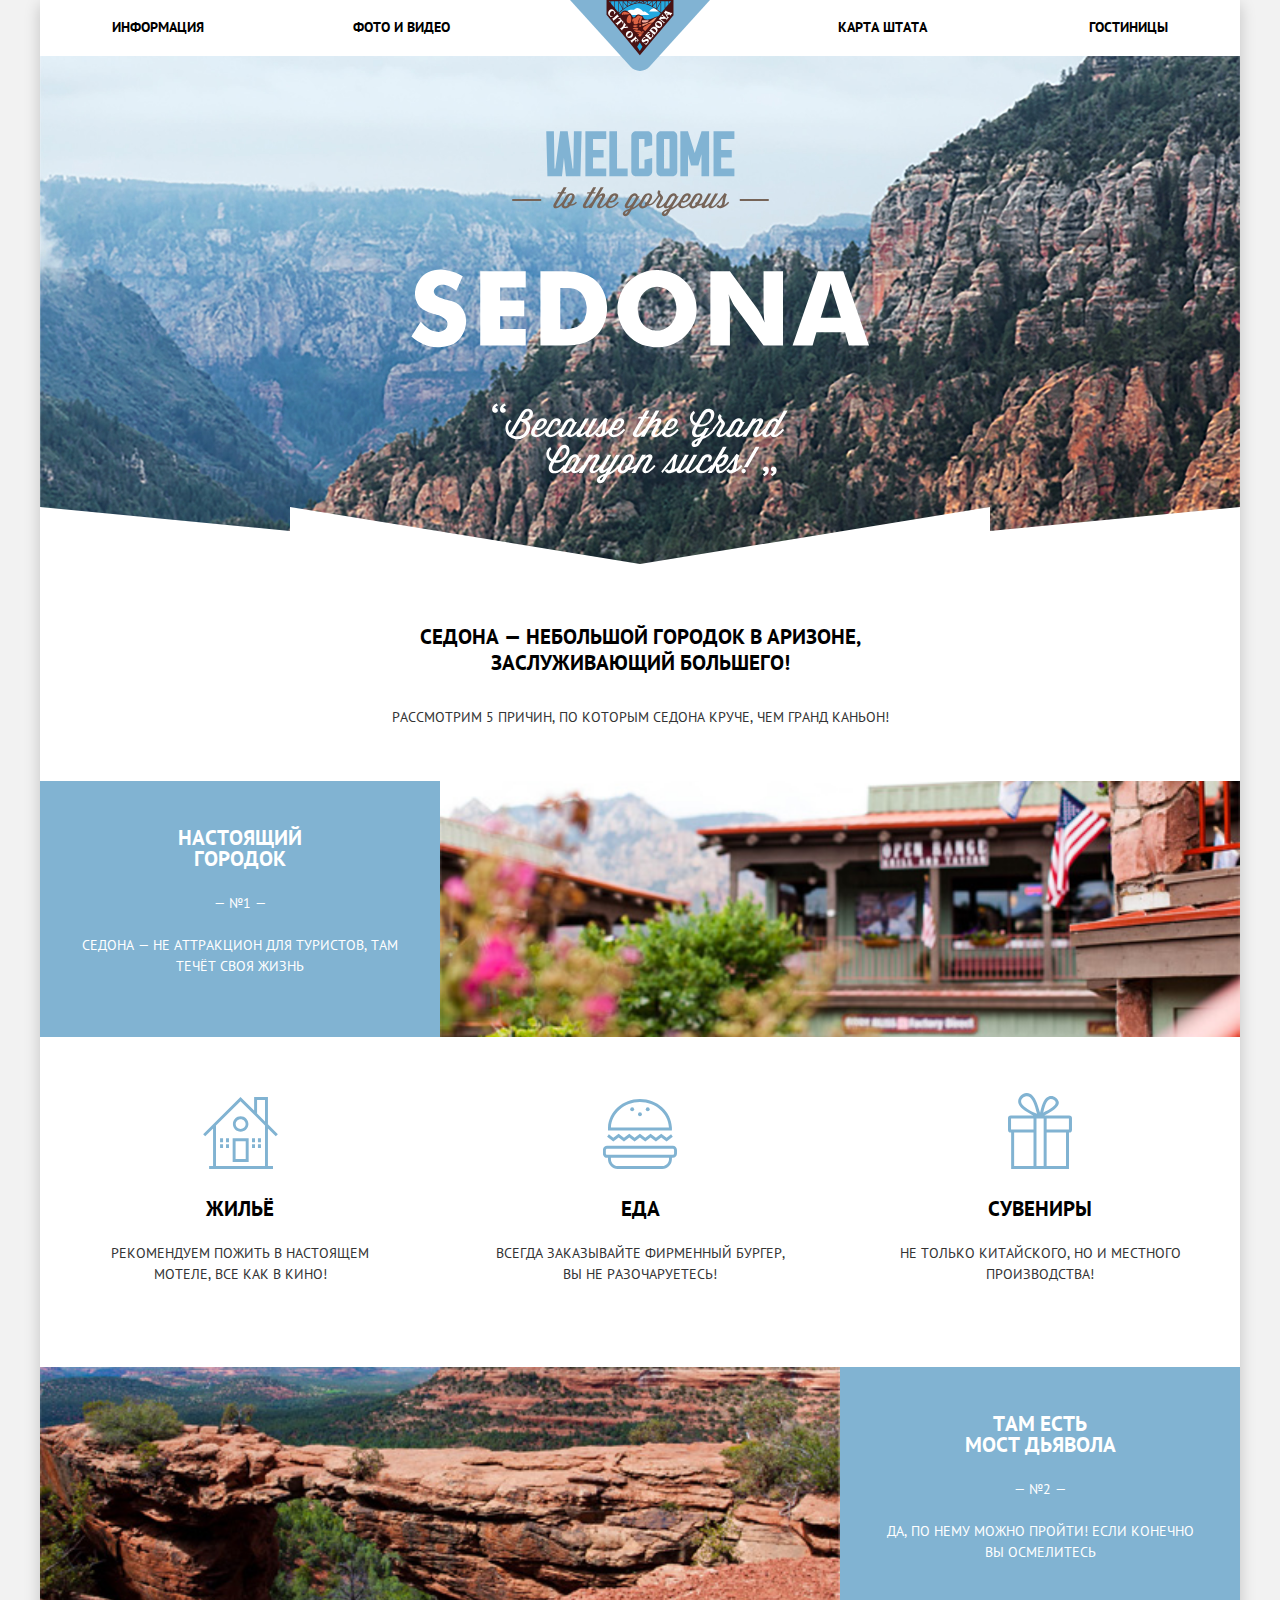
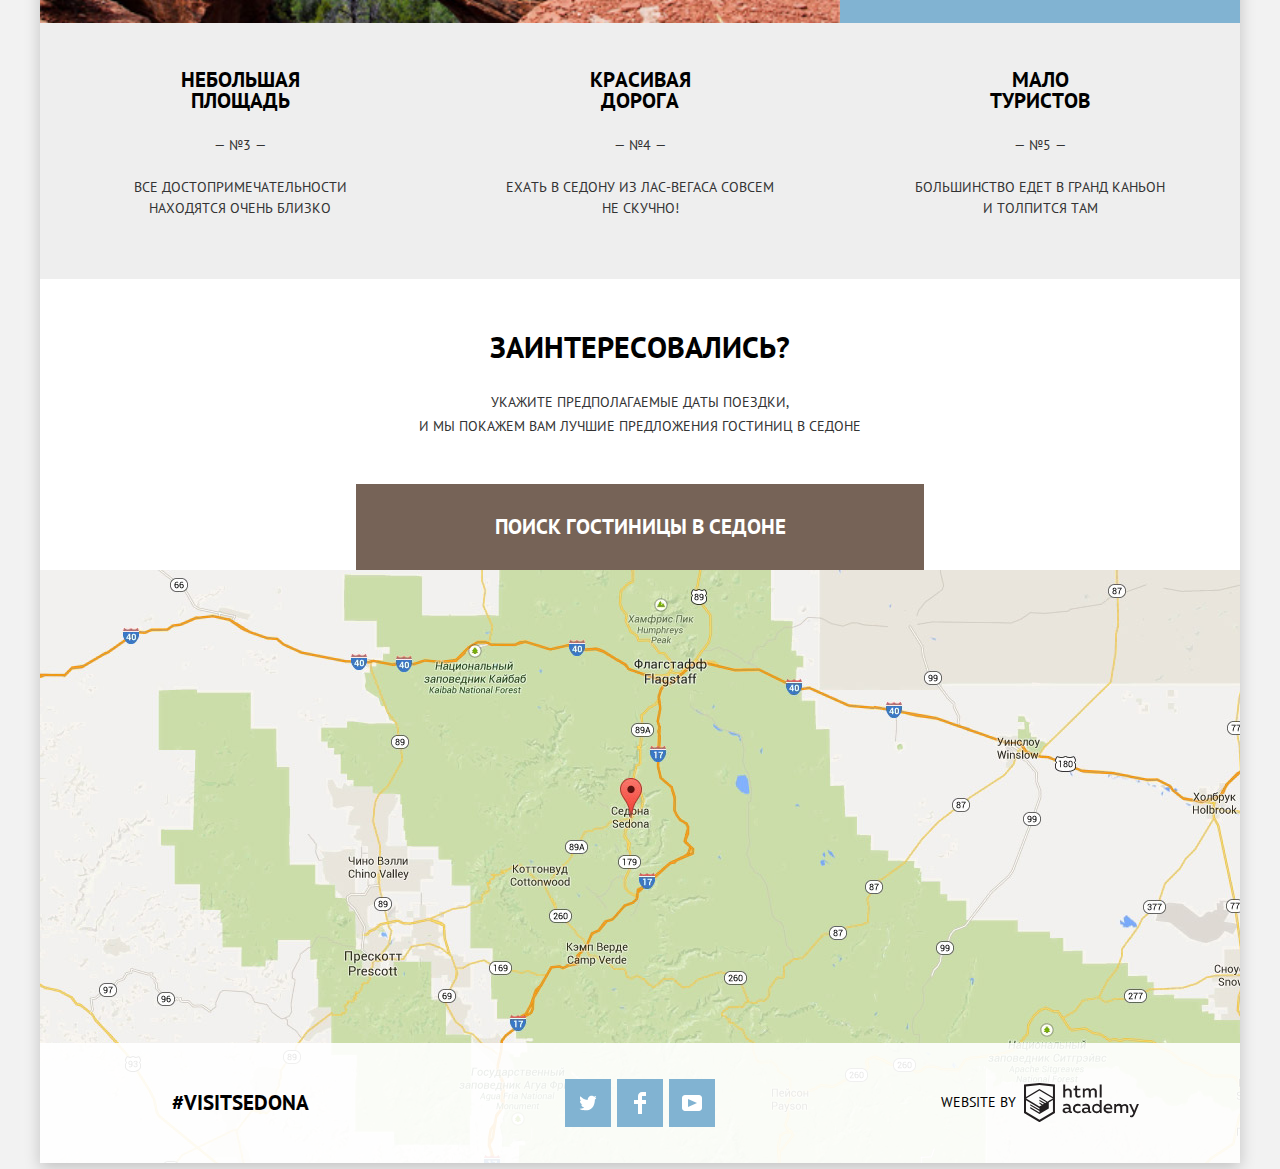
<file: index.html>
﻿<!DOCTYPE html>
<html lang="ru">
  <head>
    <meta charset="utf-8">
    <title>HTML Academy: Седона</title>
    <link href="https://fonts.googleapis.com/css?family=PT+Sans:400,700&amp;subset=cyrillic" rel="stylesheet">
    <link href="css/normalize.min.css" rel="stylesheet">
    <link href="css/style.min.css" rel="stylesheet">
  </head>
  <body>
    <div class="wrapper">
      <header class="header">
        <nav class="main-nav">
          <a class="main-nav__logo">
            <img src="img/logo.svg" width="140" height="71" alt="Седона - небольшой городок в Аризоне, заслуживающий большего!">
          </a>
          <ul class="main-nav__list">
            <li>
              <a class="main-nav__item" href="#">Информация</a>
            </li>
            <li>
              <a class="main-nav__item" href="#">Фото и видео</a>
            </li>
            <li>
              <a class="main-nav__item" href="#">Карта штата</a>
            </li>
            <li>
              <a class="main-nav__item" href="hotels.html">Гостиницы</a>
            </li>
          </ul>
        </nav>
      </header>
      <main class="container">
        <div class="mountain-view">
          <p class="visually-hidden">Welcome - to the gorgeous -</p>
          <p class="visually-hidden">Sedona</p>
          <p class="visually-hidden">"Because the Grand Canyon sucks!"</p>
          <svg class="polygon" viewBox="0 0 1200 57" preserveAspectRatio="none" width="100%" height="57"><path d="M0 57V0l250 24V0l350 57L950 0v24l250-24v57H0z" fill="#ffffff"/></svg>
        </div>
        <section class="features">
          <div class="features__intro">
            <p class="features__attention">Седона &mdash; небольшой городок в Аризоне, заслуживающий большего!</p>
            <p class="features__reasons">Рассмотрим 5 причин, по которым Седона круче, чем Гранд Каньон!</p>
          </div>
          <ol class="features__list">
            <li class="features__item  features__item--wide">
              <div class="features__wrapper">
                <div class="features__item-about">
                  <h3 class="features__item-header">Настоящий<br>городок</h3>
                  <p class="features__item-number">&mdash; №1 &mdash;</p>
                  <p class="features__item-details">Седона &mdash; не аттракцион для туристов, там течёт своя жизнь</p>
                </div>
                <figure class="features__picture">
                  <img src="img/little-town.jpg" width="800" height="256" alt="Настоящий городок">
                </figure>
              </div>
              <ul class="recommendations">
                <li class="recommendations__item"> 
                  <div class="recommendations__about recommendations__about--houses">
                    <h3 class="features__item-header">Жильё</h3>
                    <p class="features__item-details">Рекомендуем пожить в настоящем мотеле, все как в кино!</p>
                  </div>
                </li>
                <li class="recommendations__item">
                  <div class="recommendations__about recommendations__about--food">
                    <h3 class="features__item-header">Еда</h3>
                    <p class="features__item-details">Всегда заказывайте фирменный бургер, вы не разочаруетесь!</p>
                  </div>
                </li>
                <li class="recommendations__item">
                  <div class="recommendations__about recommendations__about--souvenirs">
                    <h3 class="features__item-header">Сувениры</h3>
                    <p class="features__item-details">Не только китайского, но и местного производства!</p>
                  </div>
                </li>
              </ul>
            </li>
            <li class="features__item  features__item--wide">
              <div class="features__wrapper">
                <div class="features__item-about reverse-order">
                  <h3 class="features__item-header features__item-header--wide">Там есть<br>мост дьявола</h3>
                  <p class="features__item-number">&mdash; №2 &mdash;</p>
                  <p class="features__item-details">Да, по нему можно пройти! Если конечно вы осмелитесь</p>
                </div>
                <figure class="features__picture">
                  <img src="img/devil-bridge.jpg" width="800" height="256" alt="Там есть мост дьявола">
                </figure>
              </div>
            </li>
            <li class="features__item">
              <div class="features__item-about">
                <h3 class="features__item-header">Небольшая<br>площадь</h3>
                <p class="features__item-number">&mdash; №3 &mdash;</p>
                <p class="features__item-details">Все достопримечательности находятся очень близко</p>
              </div>
            </li>
            <li class="features__item">
              <div class="features__item-about">
                <h3 class="features__item-header">Красивая<br>дорога</h3>
                <p class="features__item-number">&mdash; №4 &mdash;</p>
                <p class="features__item-details">Ехать в Седону из Лас-Вегаса совсем не скучно!</p>
              </div>
            </li>
            <li class="features__item">
              <div class="features__item-about">
                <h3 class="features__item-header">Мало<br>туристов</h3>
                <p class="features__item-number">&mdash; №5 &mdash;</p>
                <p class="features__item-details">Большинство едет в Гранд Каньон и толпится там</p>
              </div>
            </li>   
          </ol>
        </section>
        <section class="search-offer">
          <h2 class="visually-hidden">Лучшие предложения гостиниц!</h2>
          <p class="search-offer__interest">Заинтересовались?</p>
          <p class="search-offer__question">Укажите предполагаемые даты поездки,<br>и мы покажем вам лучшие предложения гостиниц в Седоне</p>
          <a class="btn search-btn" href="form.html" id="hotel-search">Поиск гостиницы в Седоне</a>
          <form class="search__form" action="https://echo.htmlacademy.ru" method="post">
            <div class="search__date">
              <label class="search__arrival" for="arrival">Дата заезда:</label>
              <p class="search__arrival-input">
                <input type="text" id="arrival" name="arrival-field" value="24 апреля 2017">
                <button class="search__calendar-btn" type="button" aria-label="Календарь">
                  <svg x="0px" y="0px" width="21px" height="22px" viewBox="0 0 21 22" enable-background="new 0 0 21 22" xml:space="preserve">
                    <path d="M19.251,2.025h-2.845V0.648c0-0.381-0.294-0.689-0.656-0.689c-0.363,0-0.656,0.308-0.656,0.689v1.377h-3.938V0.648
                      c0-0.381-0.294-0.689-0.655-0.689c-0.363,0-0.657,0.308-0.657,0.689v1.377H5.906V0.648c0-0.381-0.294-0.689-0.656-0.689
                      c-0.363,0-0.657,0.308-0.657,0.689v1.377H1.75C0.784,2.025,0,2.847,0,3.862v16.302C0,21.179,0.784,22,1.75,22h17.501
                      C20.217,22,21,21.179,21,20.164V3.862C21,2.847,20.217,2.025,19.251,2.025z M19.688,20.164c0,0.253-0.195,0.459-0.437,0.459H1.75
                      c-0.241,0-0.438-0.206-0.438-0.459V3.862c0-0.253,0.196-0.459,0.438-0.459h2.844v1.378c0,0.381,0.294,0.689,0.657,0.689
                      c0.362,0,0.656-0.308,0.656-0.689V3.403h3.938v1.378c0,0.381,0.294,0.689,0.657,0.689c0.361,0,0.655-0.308,0.655-0.689V3.403h3.938
                      v1.378c0,0.381,0.293,0.689,0.656,0.689c0.362,0,0.656-0.308,0.656-0.689V3.403h2.845c0.241,0,0.437,0.206,0.437,0.459V20.164z"/>
                    <rect x="4.594" y="8.225" width="2.625" height="2.066"/>
                    <rect x="4.594" y="11.668" width="2.625" height="2.067"/>
                    <rect x="4.594" y="15.112" width="2.625" height="2.066"/>
                    <rect x="9.188" y="15.112" width="2.625" height="2.066"/>
                    <rect x="9.188" y="11.668" width="2.625" height="2.067"/>
                    <rect x="9.188" y="8.225" width="2.625" height="2.066"/>
                    <rect x="13.781" y="15.112" width="2.625" height="2.066"/>
                    <rect x="13.781" y="11.668" width="2.625" height="2.067"/>
                    <rect x="13.781" y="8.225" width="2.625" height="2.066"/>
                  </svg>
                </button>
              </p>  
            </div>
            <div class="search__date">
              <label class="search__leaving" for="leaving">Дата выезда:</label>
              <p class="search__leaving-input">
                <input type="text" id="leaving" name="leaving-field" value="4 июля 2017">
                <button class="search__calendar-btn" type="button" aria-label="Календарь">
                  <svg  x="0px" y="0px"
                    width="21px" height="22px" viewBox="0 0 21 22" enable-background="new 0 0 21 22" xml:space="preserve">
                    <path d="M19.251,2.025h-2.845V0.648c0-0.381-0.294-0.689-0.656-0.689c-0.363,0-0.656,0.308-0.656,0.689v1.377h-3.938V0.648
                      c0-0.381-0.294-0.689-0.655-0.689c-0.363,0-0.657,0.308-0.657,0.689v1.377H5.906V0.648c0-0.381-0.294-0.689-0.656-0.689
                      c-0.363,0-0.657,0.308-0.657,0.689v1.377H1.75C0.784,2.025,0,2.847,0,3.862v16.302C0,21.179,0.784,22,1.75,22h17.501
                      C20.217,22,21,21.179,21,20.164V3.862C21,2.847,20.217,2.025,19.251,2.025z M19.688,20.164c0,0.253-0.195,0.459-0.437,0.459H1.75
                      c-0.241,0-0.438-0.206-0.438-0.459V3.862c0-0.253,0.196-0.459,0.438-0.459h2.844v1.378c0,0.381,0.294,0.689,0.657,0.689
                      c0.362,0,0.656-0.308,0.656-0.689V3.403h3.938v1.378c0,0.381,0.294,0.689,0.657,0.689c0.361,0,0.655-0.308,0.655-0.689V3.403h3.938
                      v1.378c0,0.381,0.293,0.689,0.656,0.689c0.362,0,0.656-0.308,0.656-0.689V3.403h2.845c0.241,0,0.437,0.206,0.437,0.459V20.164z"/>
                    <rect x="4.594" y="8.225" width="2.625" height="2.066"/>
                    <rect x="4.594" y="11.668" width="2.625" height="2.067"/>
                    <rect x="4.594" y="15.112" width="2.625" height="2.066"/>
                    <rect x="9.188" y="15.112" width="2.625" height="2.066"/>
                    <rect x="9.188" y="11.668" width="2.625" height="2.067"/>
                    <rect x="9.188" y="8.225" width="2.625" height="2.066"/>
                    <rect x="13.781" y="15.112" width="2.625" height="2.066"/>
                    <rect x="13.781" y="11.668" width="2.625" height="2.067"/>
                    <rect x="13.781" y="8.225" width="2.625" height="2.066"/>
                  </svg>
                </button>
              </p>
            </div>
            <div class="search__number">
              <div class="search__adults">
                <label class="search__grownups" for="adults">Взрослые:</label>
                <p class="search__choose">
                  <button class="search__minus-btn" type="button" aria-label="Уменьшить">
                    <svg width="38px" height="38px">
                      <line x1="13" y1="18" x2="25" y2="18" stroke="#cacaca" stroke-width="3" />
                    </svg>
                  </button><!--
                --><input type="number" id="adults" name="adults-field" value="2"><!--
                --><button class="search__plus-btn" type="button" aria-label="Увеличить">
                      <svg width="38px" height="38px">
                        <line x1="13" y1="18" x2="25" y2="18" stroke="#cacaca" stroke-width="3" />
                        <line x1="19" y1="12" x2="19" y2="24" stroke="#cacaca" stroke-width="3" />
                      </svg>
                    </button>
                </p>
              </div>
              <div class="search__children">
                <label class="search__kids" for="children">Дети:</label>
                <p class="search__choose">
                  <button class="search__minus-btn" type="button" aria-label="Уменьшить">
                    <svg width="38px" height="38px">
                      <line x1="13" y1="18" x2="25" y2="18" stroke="#cacaca" stroke-width="3" />
                    </svg>
                  </button><!--
                --><input type="number" id="children" name="children-field" value="0"><!--
                --><button class="search__plus-btn" type="button" aria-label="Увеличить">
                      <svg width="38px" height="38px">
                        <line x1="13" y1="18" x2="25" y2="18" stroke="#cacaca" stroke-width="3" />
                        <line x1="19" y1="12" x2="19" y2="24" stroke="#cacaca" stroke-width="3" />
                      </svg>
                  </button>
                </p>
              </div>
            </div>
            <div class="search__btn">
              <button class="btn find-btn" type="submit" aria-label="Кнопка поиска отелей">Найти</button>
            </div>
          </form>
        </section>
        <div class="map">
          <div class="map-interactive">
              <iframe src="https://www.google.com/maps/embed?pb=!1m18!1m12!1m3!1d498159.34602269763!2d-112.13042903140601!3d34.88673247244183!2m3!1f0!2f0!3f0!3m2!1i1024!2i768!4f13.1!3m3!1m2!1s0x872da132f942b00d%3A0x5548c523fa6c8efd!2z0KHQtdC00L7QvdCwLCDQkNGA0LjQt9C-0L3QsCA4NjMzNiwg0KHQqNCQ!5e0!3m2!1sru!2sru!4v1542229797143" width="1200" height="593" frameborder="0" style="border:0" allowfullscreen></iframe>
          </div>
          <img src="img/map.jpg" width="1200" height="593" alt="Карта">
        </div>
      </main>
      <footer class="footer">
        <div class="visit">
          <a class="visit__link" href="#">#Visitsedona</a>
        </div>
        <ul class="social">
          <li class="social__button social__button--twitter">
            <a href="#">
              <span class="visually-hidden">Twitter</span>
                <svg x="0px" y="0px" width="17px" height="15px" viewBox="0 0 17 15" enable-background="new 0 0 17 15" xml:space="preserve">
                  <path fill="#FFFFFF" d="M10.95,0.144c1.685-0.496,2.984,0.27,3.577,1.179c0.673-0.231,1.331-0.481,2.011-0.708
                    c-0.004,0.861-0.522,1.513-0.857,1.768c0.685,0.17,1.304-0.491,1.304-0.491c-0.169,1-1.006,1.788-1.563,2.024
                    c-0.231,6.75-3.175,11.217-10.077,11.082c-0.522,0,0.075,0-0.446,0c-0.41,0-4.164-0.46-4.898-1.887
                    c2.271,0.196,3.893-0.422,4.693-1.177c-0.96-0.3-2.679-0.477-2.979-2.95C2.064,9.09,2.279,9.212,2.905,9.103
                    C1.705,8.247,0.374,7.53,0.448,5.33c0.285,0.328,1.067,0.536,1.34,0.472c-0.703-0.241-1.97-3.36-0.894-4.952
                    c1.818,1.854,3.735,3.606,7.152,3.773C8.254,2.33,9.183,0.793,10.95,0.144z"/>
              </svg>
            </a>
          </li>
          <li class="social__button social__button--facebook">
            <a href="#">
              <span class="visually-hidden">Facebook</span>
              <svg x="0px" y="0px" width="12px" height="22px" viewBox="0 0 12 22" enable-background="new 0 0 12 22" xml:space="preserve">
                <path fill="#FFFFFF" d="M12,4V0H8C5.791,0,4,1.791,4,4v4H0v4h4v10h4V12h4V8H8V4H12z"/>
              </svg>
            </a>
          </li>
          <li class="social__button social__button--youtube">
            <a href="#">
              <span class="visually-hidden">YouTube</span>
                <svg x="0px" y="0px" width="20px" height="16px" viewBox="0 0 20 16" enable-background="new 0 0 20 16" xml:space="preserve">
                  <path fill="#FFFFFF" d="M17,0H3C1.35,0,0,1.35,0,3v10c0,1.65,1.35,3,3,3h14c1.65,0,3-1.35,3-3V3C20,1.35,18.65,0,17,0z
                    M6.027,11.998V4.002L15.014,8L6.027,11.998z"/>
                </svg>
            </a>
          </li>
        </ul>
        <p class="copyright">
          <span>Website by</span>
          <a href="https://htmlacademy.ru/intensive/htmlcss">
            <svg viewBox="0 0 108.08 36.85"><title>logo-htmlacademy-small1</title><path d="M44.61,26.88a2,2,0,0,0,.55-0.1v1.33a3.25,3.25,0,0,1-1.18.21,1.67,1.67,0,0,1-1.67-1,4.84,4.84,0,0,1-3.14,1.08c-1.51,0-2.91-.83-2.91-2.55,0-2.13,2-2.79,3.71-2.79a11.08,11.08,0,0,1,2.17.25v-0.3c0-1-.76-1.77-2.19-1.77a7.42,7.42,0,0,0-3,.64v-1.7a10.21,10.21,0,0,1,3.19-.55c2.36,0,3.81,1.12,3.81,3.65v3a0.54,0.54,0,0,0,.49.59h0.17Zm-6.44-1.13A1.35,1.35,0,0,0,39.63,27h0.11a3.39,3.39,0,0,0,2.41-1V24.58a9.72,9.72,0,0,0-1.81-.21c-1,0-2.16.33-2.16,1.38h0Zm12.36-6.11a5,5,0,0,1,2.57.64V22a4.08,4.08,0,0,0-2.3-.7,2.75,2.75,0,1,0,0,5.49,5,5,0,0,0,2.43-.64v1.71a6.27,6.27,0,0,1-2.76.57A4.21,4.21,0,0,1,46,24.51q0-.21,0-0.41a4.32,4.32,0,0,1,4.18-4.46h0.38Zm12.17,7.24a2,2,0,0,0,.55-0.1v1.33a3.25,3.25,0,0,1-1.18.21,1.67,1.67,0,0,1-1.67-1,4.84,4.84,0,0,1-3.14,1.08c-1.51,0-2.91-.83-2.91-2.55,0-2.13,2-2.79,3.71-2.79a11.08,11.08,0,0,1,2.17.25v-0.3c0-1-.76-1.77-2.19-1.77a7.42,7.42,0,0,0-3,.64v-1.7a10.21,10.21,0,0,1,3.19-.55c2.36,0,3.81,1.12,3.81,3.65v3a0.54,0.54,0,0,0,.49.59h0.17Zm-6.44-1.13A1.35,1.35,0,0,0,57.73,27h0.11a3.39,3.39,0,0,0,2.41-1V24.58a9.72,9.72,0,0,0-1.81-.21c-1.06,0-2.16.33-2.16,1.38h0ZM73,16V28.2H71.35V26.88a3.88,3.88,0,0,1-3.19,1.54,4.4,4.4,0,0,1,0-8.78,3.81,3.81,0,0,1,3,1.3V16H73Zm-4.53,5.22a2.76,2.76,0,1,0,0,5.52A2.86,2.86,0,0,0,71.15,25V23A2.91,2.91,0,0,0,68.49,21.27ZM79,19.64c3.31,0,4.46,2.68,3.92,5.09H76.7c0.21,1.5,1.67,2.11,3.19,2.11a6.11,6.11,0,0,0,2.64-.59v1.6a7.14,7.14,0,0,1-3,.57C77,28.42,74.78,27,74.78,24a4.18,4.18,0,0,1,4-4.39H79Zm0.09,1.54a2.28,2.28,0,0,0-2.44,2.1v0.06H81.3A2,2,0,0,0,79.13,21.18Zm5.73,7V19.87h1.65v1a3.81,3.81,0,0,1,2.78-1.27A2.86,2.86,0,0,1,91.89,21a4.12,4.12,0,0,1,2.91-1.33A3.06,3.06,0,0,1,98,23V28.2h-1.9V23.05a1.59,1.59,0,0,0-1.42-1.75H94.42a2.8,2.8,0,0,0-2.07,1.12V28.2h-1.9V23.05A1.59,1.59,0,0,0,89,21.31H88.8a3,3,0,0,0-2.21,1.29v5.63H84.86Zm21.31-8.33h1.9l-3.91,9.46c-0.9,2.17-2.09,2.86-3.35,2.86a4.76,4.76,0,0,1-1.1-.14V30.46a2.86,2.86,0,0,0,.85.12c0.9,0,1.58-.64,2.07-1.9l0.17-.42-4-8.4h2l2.86,6.29ZM38.73,1.46V6.22a3.81,3.81,0,0,1,2.7-1.14,3.25,3.25,0,0,1,3.44,3.4v5.15H43V8.72a1.81,1.81,0,0,0-1.61-2h-0.3a2.93,2.93,0,0,0-2.32,1.39v5.52h-1.9V1.46h1.9ZM49.94,2.31v3h3V6.91h-3v3.81c0,1.1.5,1.46,1.58,1.46a4.49,4.49,0,0,0,1.69-.33v1.6A6.8,6.8,0,0,1,51,13.8a2.55,2.55,0,0,1-2.86-2.74V6.89H46.58V5.26h1.5V2.74Zm5.4,11.31V5.28H57v1A3.81,3.81,0,0,1,59.77,5a2.86,2.86,0,0,1,2.6,1.33A4.12,4.12,0,0,1,65.28,5,3.06,3.06,0,0,1,68.44,8.4v5.21h-1.9V8.46a1.59,1.59,0,0,0-1.42-1.75H64.89a2.8,2.8,0,0,0-2.07,1.12v5.78h-1.9V8.46A1.59,1.59,0,0,0,59.5,6.71H59.27A3,3,0,0,0,57.06,8v5.63H55.34ZM71.17,1.45H73V13.6H71.17V1.45ZM14.71,0H14.55L0,1.54V28.21l14.55,8.66,14.55-8.66V1.54Zm12.5,27.1L14.55,34.64,1.9,27.12V16.18l12.59,7.5V25L5.86,19.9v1.31l8.68,5.21v1.39L5.87,22.65V24l8.68,5.21,8.75-5.24V18.31L27.2,16V27.12Zm0-12.53-3.48,2-1.6,1L14.51,13v1.31L21,18.23H21l-0.14.09-1,.54-5.37-3.2V17l4.24,2.52-1,.67-3.2-1.9v1.31l2.1,1.24L14.5,22.1,2,14.65,14.51,7.11Zm0-1.32L14.49,5.76,1.91,13.25v-10L14.56,1.92,27.21,3.25v10h0Z" transform="translate(0 -0.02)" fill="#231f20"/></svg>
          </a>
        </p>
      </footer>
    </div>
    <script src="js/script.min.js"></script>
  </body>
</html>
</file>
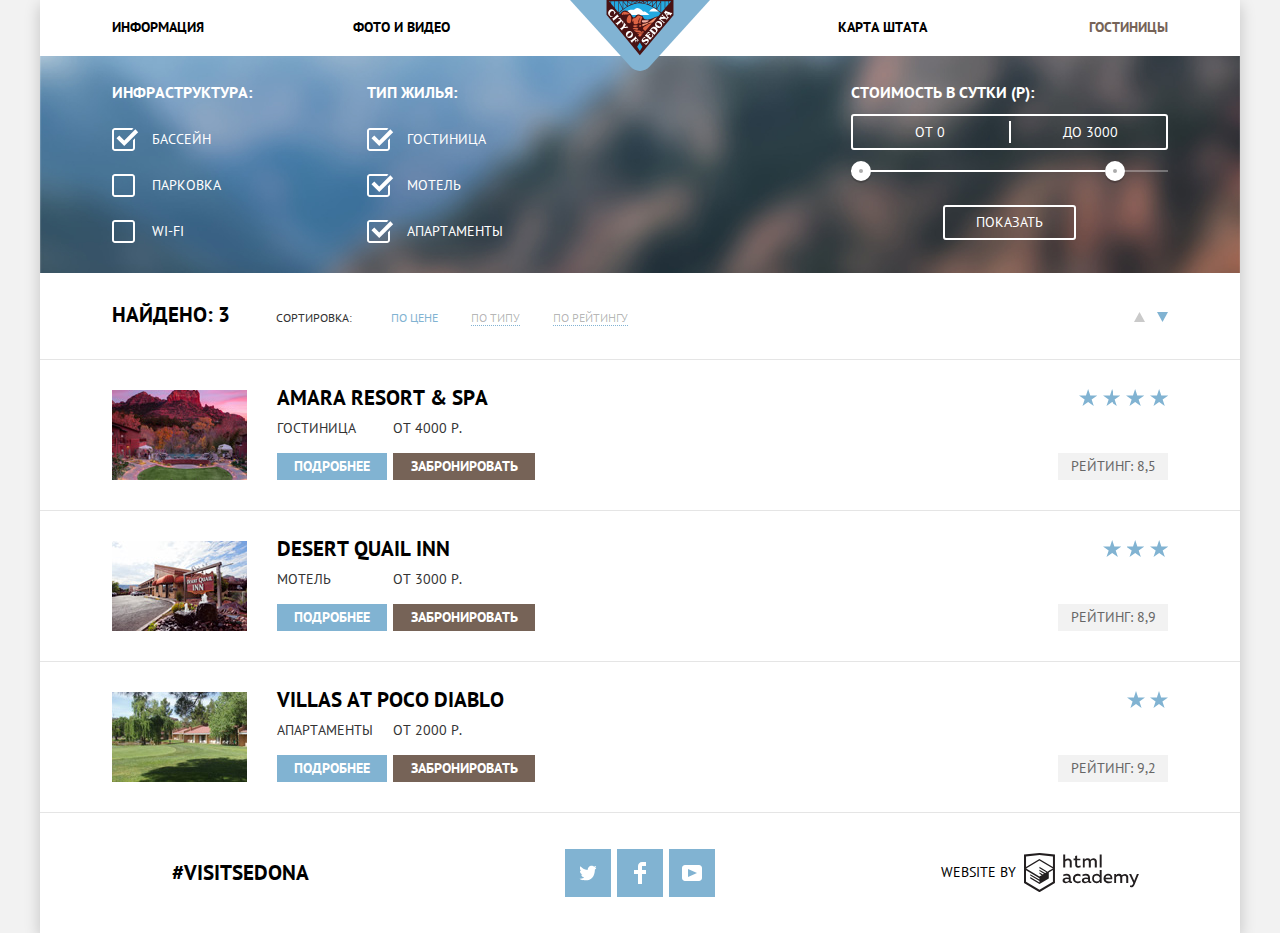
<file: hotels.html>
<!DOCTYPE html>
<html lang="ru">
  <head>
    <meta charset="utf-8">
    <link href="https://fonts.googleapis.com/css?family=PT+Sans:400,700&amp;subset=cyrillic" rel="stylesheet">
    <link href="css/normalize.min.css" rel="stylesheet">
    <link href="css/style.min.css" rel="stylesheet">
    <title>HTML Academy: Отели Седоны</title>
  </head>
  <body class="hotels-body">
    <div class="wrapper">
      <header class="header">
        <nav class="main-nav">
          <a class="main-nav__logo" href="index.html" aria-label="Логотип Седоны">
            <img src="img/logo.svg" width="140" height="71" alt="Седона - небольшой городок в Аризоне, заслуживающий большего!">
          </a>
          <ul class="main-nav__list">
            <li>
              <a href="#" class="main-nav__item">Информация</a>
            </li>
            <li>
              <a href="#" class="main-nav__item">Фото и видео</a>
            </li>
            <li>
              <a href="#" class="main-nav__item">Карта штата</a>
            </li>
            <li>
              <a class="main-nav__item">Гостиницы</a>
            </li>
          </ul>
        </nav>
      </header>
      <main class="container">
        <form class="hotel-choice" action="https://echo.htmlacademy.ru" method="post">
          <h2 class="visually-hidden">Форма выбора параметров отеля</h2>
          <div class="hotel-choice__specs">
            <div class="legend">Инфраструктура:</div>
            <ul class="hotel-choice__list">
              <li>
                <input class="hotel-choice__checkbox visually-hidden" type="checkbox" id="pool" name="pool-field" checked>
                <label for="pool">Бассейн</label>
              </li>
              <li>
                <input class="hotel-choice__checkbox visually-hidden" type="checkbox" id="parking" name="parking-field">
                <label for="parking">Парковка</label>
              </li>
              <li>
                <input class="hotel-choice__checkbox visually-hidden" type="checkbox" id="wi-fi" name="wi-fi-field">
                <label for="wi-fi">Wi-Fi</label>
              </li>
            </ul>
          </div>
          <div class="hotel-choice__specs">
            <div class="legend">Тип жилья:</div>
            <ul class="hotel-choice__list">
              <li>
                <input class="hotel-choice__checkbox visually-hidden" type="checkbox" id="inn" name="inn-field" checked>
                <label for="inn">Гостиница</label>
              </li>
              <li>
                <input class="hotel-choice__checkbox visually-hidden" type="checkbox" id="motel" name="motel-field" checked>
                <label for="motel">Мотель</label>
              </li>
              <li>
                <input class="hotel-choice__checkbox visually-hidden" type="checkbox" id="apartments" name="apartments-field" checked>
                <label for="apartments">Апартаменты</label>
              </li>
            </ul>
          </div>
          <div class="hotel-choice__cost-per-day">
            <div class="legend">Стоимость в сутки (Р): <output name="costoutput"></output></div>
            <div class="hotel-choice__price-input">
              <label class="hotel-choice__input">
                <span>От</span>
                <input type="text" value="0" name="hotel-choice__from">
              </label>
              <label class="hotel-choice__input">
                <span>До</span>
                <input type="text" value="3000" name="hotel-choice__to">
              </label>
            </div>
             <div class="hotel-choice__price-range">
              <span class="visually-hidden">Ползунки выбора диапазона стоимости</span>
              <div class="scale">
                <div class="hotel-choice__price-bar"></div>
              </div>
              <div class="hotel-choice__range-btn hotel-choice__range-btn--left"></div>
              <div class="hotel-choice__range-btn hotel-choice__range-btn--right"></div>
              </div>
            <button class="hotel-choice__btn" type="submit">Показать</button>
          </div>
        </form>
        <section class="results">
            <h2 class="visually-hidden">Результаты поиска:</h2>
            <p class="results__count">Найдено: <span>3</span></p>
            <div class="results__type">
              <p class="results__type-name"><span>Сортировка:</span></p>
              <ul class="results__type-list">
                <li><a class="active">По цене</a></li>
                <li><a href="#">По типу</a></li>
                <li><a href="#">По рейтингу</a></li>
              </ul>
            </div>
          <ul class="results-direction">
            <li>
              <a class="direction inactive" href="#" aria-label="Сортировка по возрастанию">
                <svg x="0px" y="0px" width="11px" height="10px">
                  <polygon class="svg-direction" fill="#231F20" points="5.5,0 0,10 11,10 "/>
                </svg>
              </a>
            </li>
            <li>
              <a class="direction active" aria-label="Сортировка по убыванию">
                <svg x="0px" y="0px" width="11px" height="10px">
                  <polyline class="svg-direction" fill="#231F20" points="5.5,10 0,0 11,0 "/>
                </svg>
              </a>
            </li>
          </ul>
        </section>
        <section class="hotels">
          <h2 class="visually-hidden">Результаты поиска отелей</h2>
          <article class="hotels__item hotel">
            <h3 class="visually-hidden">Первый результат</h3>
            <a class="hotel__image" href="#" aria-label="Фото отеля">
              <img src="img/hotel-amara.jpg" width="135" height="90" alt="Фото отеля">
            </a>
            <div class="hotel__description">
              <p class="hotel__name"><a href="#">Amara resort &amp; spa</a></p>
              <div class="hotel__info">
                <p class="hotel__type">Гостиница</p>
                <p class="hotel__price">От 4000 Р.</p>
              </div>            
              <div class="hotel__info">
                <a class="hotel__btn hotel__btn--details" href="#">Подробнее</a>
                <a class="hotel__btn hotel__btn--reserve" href="#">Забронировать</a>
              </div>
            </div>
            <div class="hotel__evaluate">
              <div class="hotel__stars hotel__stars--first" aria-label="Четыре звезды"></div>
              <p class="hotel__rating">Рейтинг: <span>8,5</span></p>
            </div>
          </article>
          <article class="hotels__item hotel">
            <h3 class="visually-hidden">Второй результат</h3>
            <a class="hotel__image" href="#" aria-label="Фото отеля">
              <img src="img/hotel-desert.jpg" width="135" height="90" alt="Фото отеля">
            </a>
            <div class="hotel__description">
              <p class="hotel__name"><a href="#">Desert Quail Inn</a></p>
              <div class="hotel__info">
                <p class="hotel__type">Мотель</p>
                <p class="hotel__price">От 3000 Р.</p>
              </div>            
              <div class="hotel__info">
                <a class="hotel__btn hotel__btn--details" href="#">Подробнее</a>
                <a class="hotel__btn hotel__btn--reserve" href="#">Забронировать</a>
              </div>
            </div>
            <div class="hotel__evaluate">
              <div class="hotel__stars hotel__stars--second" aria-label="Три звезды"></div>
              <p class="hotel__rating">Рейтинг: <span>8,9</span></p>
            </div>
          </article>
          <article class="hotels__item hotel">
            <h3 class="visually-hidden">Третий результат</h3>
            <a class="hotel__image" href="#" aria-label="Фото отеля">
              <img src="img/hotel-villas.jpg" width="135" height="90" alt="Фото отеля">
            </a>
            <div class="hotel__description">
              <p class="hotel__name"><a href="#">Villas at Poco Diablo</a></p>
              <div class="hotel__info">
                <p class="hotel__type">Апартаменты</p>
                <p class="hotel__price">От 2000 Р.</p>
              </div>            
              <div class="hotel__info">
                <a class="hotel__btn hotel__btn--details" href="#">Подробнее</a>
                <a class="hotel__btn hotel__btn--reserve" href="#">Забронировать</a>
              </div>
            </div>
            <div class="hotel__evaluate">
              <div class="hotel__stars hotel__stars--third" aria-label="Две звезды"></div>
              <p class="hotel__rating">Рейтинг: <span>9,2</span></p>
            </div>
          </article>
        </section>
      </main>
      <footer class="footer">
        <div class="visit">
          <a class="visit__link" href="#">#Visitsedona</a>
        </div>
        <ul class="social">
          <li class="social__button social__button--twitter">
            <a href="#">
              <span class="visually-hidden">Twitter</span>
              <svg x="0px" y="0px" width="17px" height="15px" viewBox="0 0 17 15" enable-background="new 0 0 17 15" xml:space="preserve">
                <path opacity="1" fill="#FFFFFF" d="M10.95,0.144c1.685-0.496,2.984,0.27,3.577,1.179c0.673-0.231,1.331-0.481,2.011-0.708
                  c-0.004,0.861-0.522,1.513-0.857,1.768c0.685,0.17,1.304-0.491,1.304-0.491c-0.169,1-1.006,1.788-1.563,2.024
                  c-0.231,6.75-3.175,11.217-10.077,11.082c-0.522,0,0.075,0-0.446,0c-0.41,0-4.164-0.46-4.898-1.887
                  c2.271,0.196,3.893-0.422,4.693-1.177c-0.96-0.3-2.679-0.477-2.979-2.95C2.064,9.09,2.279,9.212,2.905,9.103
                  C1.705,8.247,0.374,7.53,0.448,5.33c0.285,0.328,1.067,0.536,1.34,0.472c-0.703-0.241-1.97-3.36-0.894-4.952
                  c1.818,1.854,3.735,3.606,7.152,3.773C8.254,2.33,9.183,0.793,10.95,0.144z"/>
              </svg>
            </a>
          </li>
          <li class="social__button social__button--facebook">
            <a href="#">
              <span class="visually-hidden">Facebook</span>
              <svg  x="0px" y="0px" width="12px" height="22px" viewBox="0 0 12 22" enable-background="new 0 0 12 22" xml:space="preserve">
                <path fill="#FFFFFF" d="M12,4V0H8C5.791,0,4,1.791,4,4v4H0v4h4v10h4V12h4V8H8V4H12z"/>
              </svg>
            </a>
          </li>
          <li class="social__button social__button--youtube">
            <a href="#">
              <span class="visually-hidden">YouTube</span>
              <svg  x="0px" y="0px" width="20px" height="16px" viewBox="0 0 20 16" enable-background="new 0 0 20 16" xml:space="preserve">
                <path fill="#FFFFFF" d="M17,0H3C1.35,0,0,1.35,0,3v10c0,1.65,1.35,3,3,3h14c1.65,0,3-1.35,3-3V3C20,1.35,18.65,0,17,0z
                M6.027,11.998V4.002L15.014,8L6.027,11.998z"/>
              </svg>
            </a>
          </li>
        </ul>
        <p class="copyright">
          <span>Website by</span>
          <a href="https://htmlacademy.ru/intensive/htmlcss">
            <svg viewBox="0 0 108.08 36.85"><title>logo-htmlacademy-small1</title><path d="M44.61,26.88a2,2,0,0,0,.55-0.1v1.33a3.25,3.25,0,0,1-1.18.21,1.67,1.67,0,0,1-1.67-1,4.84,4.84,0,0,1-3.14,1.08c-1.51,0-2.91-.83-2.91-2.55,0-2.13,2-2.79,3.71-2.79a11.08,11.08,0,0,1,2.17.25v-0.3c0-1-.76-1.77-2.19-1.77a7.42,7.42,0,0,0-3,.64v-1.7a10.21,10.21,0,0,1,3.19-.55c2.36,0,3.81,1.12,3.81,3.65v3a0.54,0.54,0,0,0,.49.59h0.17Zm-6.44-1.13A1.35,1.35,0,0,0,39.63,27h0.11a3.39,3.39,0,0,0,2.41-1V24.58a9.72,9.72,0,0,0-1.81-.21c-1,0-2.16.33-2.16,1.38h0Zm12.36-6.11a5,5,0,0,1,2.57.64V22a4.08,4.08,0,0,0-2.3-.7,2.75,2.75,0,1,0,0,5.49,5,5,0,0,0,2.43-.64v1.71a6.27,6.27,0,0,1-2.76.57A4.21,4.21,0,0,1,46,24.51q0-.21,0-0.41a4.32,4.32,0,0,1,4.18-4.46h0.38Zm12.17,7.24a2,2,0,0,0,.55-0.1v1.33a3.25,3.25,0,0,1-1.18.21,1.67,1.67,0,0,1-1.67-1,4.84,4.84,0,0,1-3.14,1.08c-1.51,0-2.91-.83-2.91-2.55,0-2.13,2-2.79,3.71-2.79a11.08,11.08,0,0,1,2.17.25v-0.3c0-1-.76-1.77-2.19-1.77a7.42,7.42,0,0,0-3,.64v-1.7a10.21,10.21,0,0,1,3.19-.55c2.36,0,3.81,1.12,3.81,3.65v3a0.54,0.54,0,0,0,.49.59h0.17Zm-6.44-1.13A1.35,1.35,0,0,0,57.73,27h0.11a3.39,3.39,0,0,0,2.41-1V24.58a9.72,9.72,0,0,0-1.81-.21c-1.06,0-2.16.33-2.16,1.38h0ZM73,16V28.2H71.35V26.88a3.88,3.88,0,0,1-3.19,1.54,4.4,4.4,0,0,1,0-8.78,3.81,3.81,0,0,1,3,1.3V16H73Zm-4.53,5.22a2.76,2.76,0,1,0,0,5.52A2.86,2.86,0,0,0,71.15,25V23A2.91,2.91,0,0,0,68.49,21.27ZM79,19.64c3.31,0,4.46,2.68,3.92,5.09H76.7c0.21,1.5,1.67,2.11,3.19,2.11a6.11,6.11,0,0,0,2.64-.59v1.6a7.14,7.14,0,0,1-3,.57C77,28.42,74.78,27,74.78,24a4.18,4.18,0,0,1,4-4.39H79Zm0.09,1.54a2.28,2.28,0,0,0-2.44,2.1v0.06H81.3A2,2,0,0,0,79.13,21.18Zm5.73,7V19.87h1.65v1a3.81,3.81,0,0,1,2.78-1.27A2.86,2.86,0,0,1,91.89,21a4.12,4.12,0,0,1,2.91-1.33A3.06,3.06,0,0,1,98,23V28.2h-1.9V23.05a1.59,1.59,0,0,0-1.42-1.75H94.42a2.8,2.8,0,0,0-2.07,1.12V28.2h-1.9V23.05A1.59,1.59,0,0,0,89,21.31H88.8a3,3,0,0,0-2.21,1.29v5.63H84.86Zm21.31-8.33h1.9l-3.91,9.46c-0.9,2.17-2.09,2.86-3.35,2.86a4.76,4.76,0,0,1-1.1-.14V30.46a2.86,2.86,0,0,0,.85.12c0.9,0,1.58-.64,2.07-1.9l0.17-.42-4-8.4h2l2.86,6.29ZM38.73,1.46V6.22a3.81,3.81,0,0,1,2.7-1.14,3.25,3.25,0,0,1,3.44,3.4v5.15H43V8.72a1.81,1.81,0,0,0-1.61-2h-0.3a2.93,2.93,0,0,0-2.32,1.39v5.52h-1.9V1.46h1.9ZM49.94,2.31v3h3V6.91h-3v3.81c0,1.1.5,1.46,1.58,1.46a4.49,4.49,0,0,0,1.69-.33v1.6A6.8,6.8,0,0,1,51,13.8a2.55,2.55,0,0,1-2.86-2.74V6.89H46.58V5.26h1.5V2.74Zm5.4,11.31V5.28H57v1A3.81,3.81,0,0,1,59.77,5a2.86,2.86,0,0,1,2.6,1.33A4.12,4.12,0,0,1,65.28,5,3.06,3.06,0,0,1,68.44,8.4v5.21h-1.9V8.46a1.59,1.59,0,0,0-1.42-1.75H64.89a2.8,2.8,0,0,0-2.07,1.12v5.78h-1.9V8.46A1.59,1.59,0,0,0,59.5,6.71H59.27A3,3,0,0,0,57.06,8v5.63H55.34ZM71.17,1.45H73V13.6H71.17V1.45ZM14.71,0H14.55L0,1.54V28.21l14.55,8.66,14.55-8.66V1.54Zm12.5,27.1L14.55,34.64,1.9,27.12V16.18l12.59,7.5V25L5.86,19.9v1.31l8.68,5.21v1.39L5.87,22.65V24l8.68,5.21,8.75-5.24V18.31L27.2,16V27.12Zm0-12.53-3.48,2-1.6,1L14.51,13v1.31L21,18.23H21l-0.14.09-1,.54-5.37-3.2V17l4.24,2.52-1,.67-3.2-1.9v1.31l2.1,1.24L14.5,22.1,2,14.65,14.51,7.11Zm0-1.32L14.49,5.76,1.91,13.25v-10L14.56,1.92,27.21,3.25v10h0Z" transform="translate(0 -0.02)" fill="#231f20"/></svg>
          </a>
        </p>
      </footer>
    </div>
  </body>
</html>
</file>
<file: css/style.min.css>
.wrapper,body{min-width:768px}.header,img{width:100%}.modal-vibrate,.search__form{animation:vibration .3s}.features__list,.hotel-choice ul,.hotel-choice__list,.recommendations,.results li,.social{list-style:none}html{box-sizing:border-box}*,::after,::before{box-sizing:inherit}img{height:100%}body{margin:0;padding:0;font-family:"PT Sans",Arial,sans-serif;font-size:14px;line-height:21px;text-transform:uppercase;color:#333;background-color:#f2f2f2;text-align:center;font-kerning:none}.hotels-body{text-align:left}.wrapper{max-width:1200px;margin:0 auto;background-color:#fff;box-shadow:0 5px 15px 0 rgba(0,1,1,.2)}.mountain-view{height:508px;overflow:hidden;position:relative;background-color:#c1d9e8;background-image:url(../img/background-photo.jpg);background-position:0 28.5%;background-repeat:no-repeat;background-size:100% auto;width:100%}.mountain-view::before{content:"";background:url(../img/bg-welcome.svg) center center no-repeat;width:459px;height:353px;top:75px;left:30.9%;position:absolute;z-index:1}.polygon{position:absolute;left:0;bottom:0}a{text-decoration:none}.main-nav{position:relative}.main-nav__logo{position:absolute;top:0;left:50%;transform:translateX(-50%);z-index:5;width:140px;height:71px}.main-nav__logo:focus{box-shadow:0 0 5px #00f}.main-nav__list{margin-top:0;margin-bottom:0;display:flex;flex-wrap:wrap;width:100%;padding:0 6%}.main-nav__list li{list-style:none;font-weight:700;line-height:26px;flex-basis:22.8%;padding-top:14px;padding-bottom:16px;word-break:break-all;text-align:left}.main-nav li:nth-of-type(n+3){text-align:right}.main-nav__item{color:#000}.main-nav__item:hover{color:#81b3d2}.main-nav__item:active{color:rgba(0,0,0,.3)}.main-nav__item:not([href]){color:#766357}.features__intro p{margin:0}.features__intro .features__attention{font-weight:700;font-size:21px;color:#000;padding:1px 29px 0;margin-bottom:28px}.features__item-about h3,.features__item-about p,.features__item-details,.features__item-header{margin:0}.features .features__item-header{margin-bottom:8px}.features__item-about{padding:46px 60px 60px}.features__item--wide .features__item-about{padding-left:38px;padding-right:38px}.features__item:last-of-type .features__item-about{padding-left:70px;padding-right:70px}.features .features__item-number{margin-bottom:5px}h3.features__item-header{font-size:21px;font-weight:700;line-height:21px}.features__intro{line-height:26px;padding-top:59px;padding-bottom:51px;max-width:500px;margin:0 auto}.features__item--wide{color:#fff}.recommendations{color:#333}.recommendations__about{width:100%;background-color:#fff}.recommendations__about::before{content:"";display:block;margin:0 auto 5px;width:75px;height:76px;background:50% 100% no-repeat}.recommendations__about--houses::before{background-image:url(../img/icon-houses.svg)}.recommendations__about--food::before{background-image:url(../img/icon-food.svg)}.recommendations__about--souvenirs::before{background-image:url(../img/icon-souvenirs.svg)}.recommendations .features__item-header{color:#000;margin:-4px}.features__item:not(.features__item--wide) h3{color:#000}.features__item-about,.recommendations__item{width:33.333333%}.features__item:not(.features__item--wide){background-color:#eee}.search-offer__interest{font-size:30px;line-height:36px;font-weight:700;color:#000}p.search-offer__interest{margin-top:0;margin-bottom:25px}.search-offer__question{line-height:24px}.search-btn{display:block;width:100%;padding:30px}.btn{background-color:#766357;font-size:21px;line-height:26px;color:#fff;font-weight:700;border:none;text-transform:inherit;text-align:center;position:relative;z-index:3}.btn:hover{background-color:#604e43}.btn:active{color:rgba(255,255,255,.3);background-color:#503e33}.search__form input,.search__form label{font-size:14px;line-height:26px;text-align:left;color:#000;font-weight:700}.search__form{width:100%;padding:55px;position:absolute;left:0;top:100%;z-index:2;background-color:#fff;box-shadow:0 7px 15px 0 rgba(0,1,1,.15)}@keyframes vibration{0%{transform:translateY(-100px)}45%{transform:translateY(170px) skewY(30deg)}90%{transform:translateY(-30px) skewY(-15deg)}100%{transform:translateY(0)}}@keyframes no-go{0%,100%,50%{transform:rotate(-5deg)}25%,75%{transform:rotate(5deg)}}.modal-show{display:none}.modal-error{animation:no-go .3s}.search-offer{padding-top:50px;position:relative;width:568px;margin:0 auto}.search__arrival-input,.search__leaving-input{position:relative;margin-bottom:0;margin-top:0}.search__arrival,.search__leaving{width:117px;margin-right:5px;text-align:left}.search__calendar-btn{position:absolute;top:8px;right:9px;width:21px;height:22px;border:1px solid transparent;background:0 0}.search__calendar-btn svg{position:absolute;top:-2px;right:-2px;display:block}.search__calendar-btn path,.search__calendar-btn rect{fill:#cacaca}.search__calendar-btn:hover path,.search__calendar-btn:hover rect{fill:#000}.copyright a:hover path,.search__calendar-btn:active path,.search__calendar-btn:active rect{fill:#81b3d2}.search__calendar-btn:active{outline:0}.search__number input[type=number]::-webkit-inner-spin-button,.search__number input[type=number]::-webkit-outer-spin-button{-webkit-appearance:textfield;margin:0}.search__number input[type=number],.search__number input[type=number]:focus,.search__number input[type=number]:hover{-moz-appearance:textfield}.search__number input[type=number]::-webkit-inner-spin-button,.search__number input[type=number]::-webkit-outer-spin-button{-webkit-appearance:none;margin:0}.search__number input[type=number]:invalid{box-shadow:none}.hotel-choice__checkbox:focus+label,.search__number button:focus{box-shadow:inset 0 0 5px #00f}input[type=text]::-ms-clear{display:none}.search__number input[type=number]{appearance:none;margin:0;background:#f2f2f2;width:38px;height:38px}.search__choose{position:relative;margin:0;display:flex}.search__number button,.search__number input,.search__number label{vertical-align:middle}.search__number button{display:inline-block;width:38px;height:38px;border:none;background:#f2f2f2;padding:0;margin:0}.search__date{display:flex;align-items:center}.search__date input{padding-left:10px}.search__date input[value]{text-transform:uppercase}.search__date:nth-of-type(1){margin-bottom:29px}.search__date:nth-of-type(2){margin-bottom:30px}.search__adults,.search__children,.search__number{display:flex;align-items:center;justify-content:space-between}.search__adults button:hover line,.search__children button:hover line{stroke:#000}.search__adults button:active line,.search__children button:active line{stroke:#81b3d2}.search__adults button:focus,.search__children button:focus{border:none;outline:0}.search__number{justify-content:space-between;margin-bottom:54px}.search__kids{width:60px;margin-right:5px}.search__grownups{width:107px;margin-right:5px}.search__form input[type=number],.search__minus-btn,.search__plus-btn{width:38px}.search__number button:focus{border:#66afe9}.search__form input[type=text]{width:346px;min-height:38px}.search__form input{background-color:#f2f2f2;border:2px solid transparent}.search__form input:hover{background-color:#ebebeb}.search__form input:focus{outline:0;background-color:#fff;border:2px solid #e5e5e5}.search__form input[type=number]{text-align:center}.find-btn{background-color:#81b3d2;width:100%;padding:16px}.find-btn:hover{background-color:#669ec0}.find-btn:active{color:rgba(255,255,255,.3);background-color:#5496bd}.copyright span,.visit__link{line-height:26px;text-align:center;color:#000}.map{height:593px;margin-bottom:-120px;position:relative}.map img{max-width:100%;height:auto;display:block}.hotel-choice__checkbox:checked[disabled]~label::before,.hotel-choice__checkbox:checked~label::before,.hotel-choice__checkbox[disabled]~label::before,.hotel-choice__specs label::before{height:23px;background-position:0 0;background-repeat:no-repeat}.copyright,.social,.visit{width:33.333333%}.visit__link{font-size:21px;font-weight:700}.copyright span{font-size:14px}.hotel-choice__specs label{position:relative;padding-left:40px;min-height:23px;cursor:pointer;color:#fff;display:flex;justify-content:flex-start;align-items:center}.hotel-choice__specs label::before{position:absolute;content:"";top:0;left:0;width:23px;background-image:url(../img/icon-checkbox-off.svg)}.hotel-choice__checkbox:checked~label::before{width:27px;background-image:url(../img/icon-checkbox-on.svg)}.hotel-choice__checkbox[disabled]~label::before{width:23px;background-image:url(../img/icon-checkbox-off-blocked.svg)}.hotel-choice__checkbox:checked[disabled]~label::before{width:27px;background-image:url(../img/icon-checkbox-on-blocked.svg)}.hotel-choice .legend{font-size:16px;line-height:21px;font-weight:700;color:#fff;text-align:left}.hotel-choice__input{color:#fff;display:flex;justify-content:center;align-items:center}.hotel-choice__price-input{border:2px solid #fff;text-align:center;margin-bottom:20px;min-width:0;padding:8px 0;display:flex;justify-content:space-around;border-radius:3px;position:relative;flex-shrink:1;width:100%}.hotel-choice__price-input input:focus{outline:0}.hotel-choice__price-input::after{content:"";position:absolute;width:2px;height:22px;background-color:#fff;top:50%;left:50%;transform:translate(-50%,-50%)}.hotel__stars{height:17px;margin-top:-1px;background:url(../img/icon-star.svg) space;align-self:flex-end;margin-bottom:47px}.hotel__stars--first{width:89px}.hotel__stars--second{width:65px}.hotel__stars--third{width:41px}.hotel-choice__cost-per-day input{background:0 0;font-size:14px;color:#fff;width:50%;border:0;padding:0 20px 0 0}.hotel-choice__cost-per-day .legend{margin-bottom:11px}.hotel-choice__input{width:50%}.hotel img{display:block}.hotel-choice__btn{font-size:14px;line-height:21px;text-align:center;color:#fff;background-color:transparent;border:2px solid #fff;text-transform:inherit;font-family:inherit;width:133px;min-height:32px;padding:5px 7px;border-radius:3px;margin:0 auto;transform:translateY(3px)}.features__item-about,.features__item:not(.features__item--wide){min-height:256px;display:flex}.hotel-choice__btn:hover{color:#000;background-color:#fff}.results p,.results ul{margin-top:0;margin-bottom:0}p.results__count{font-size:21px;line-height:26px;font-weight:700;color:#000;width:159px;margin-right:5px}.results__type-list{padding:0;margin:0;flex-wrap:wrap;max-width:685px}.results__type-list,.results__type-name{font-size:12px;line-height:18px}.results__type-name{margin:0;width:115px}.results__type-list a{color:rgba(0,0,0,.3);border-bottom:1px dotted #81b3d2}.results__type-list a:hover{color:#81b3d2;border-bottom:1px dotted #81b3d2}.results__type-list a:active{border-bottom:hidden;color:#000}a.active,a.active:hover{color:#81b3d2;border:none;text-decoration:none}.hotels .hotel__name{margin-top:-5px;margin-bottom:7px;font-size:21px;line-height:26px;font-weight:700;color:#000}.hotel__name a{color:inherit}.hotel__name a:hover{color:#81b3d2}.hotel__name a:active{color:rgba(0,0,0,.3)}.hotel__btn{font-size:14px;line-height:21px;text-align:left;font-weight:700;color:#fff}.hotel-choice__cost-per-day,.hotel__btn--details,.hotel__btn--reserve,.hotels-body .footer,.hotels-body .main-nav__logo{text-align:center}.hotel__btn--details{background-color:#81b3d2;width:110px;padding:3px 5px}.hotel__btn--details:hover{background-color:#669ec0}.hotel__btn--details:active{color:rgba(255,255,255,.3);background-color:#5496bd}.hotel__btn--reserve{background-color:#766357;width:142px;padding:3px}.hotel__btn--reserve:hover{background-color:#604e43}.hotel__btn--reserve:active{color:rgba(255,255,255,.3);background-color:#503e33}.hotel__evaluate .hotel__rating{color:#666;background-color:#f2f2f2;text-align:center;width:110px;padding:3px 0;align-self:flex-end;margin-bottom:-2px}.container{display:flex;flex-direction:column}.main-nav__list li:nth-of-type(2){margin-right:auto}.main-nav__list li:nth-of-type(3){margin-left:auto}.features__list{display:flex;flex-wrap:wrap}.features ol,.features ul{margin:0;padding:0}.features__wrapper{display:flex;background-color:#81b3d2}.features__item{width:33.333333%}.features__item--wide{width:100%}.features__item-about{flex-direction:column;justify-content:space-between;width:100%}.features__item--wide .features__item-about{width:33.333333%}.recommendations{display:flex;flex-wrap:wrap}.recommendations__item{display:flex}.recommendations__about{display:flex;flex-direction:column;justify-content:space-between;min-height:330px;padding:56px 50px 82px}.features__picture{margin:0;padding:0;width:66.666666%;height:256px;overflow:hidden;position:relative}.features__picture img{position:absolute;left:0;top:50%;transform:translateY(-50%);width:100%;height:auto}.reverse-order{order:2}.search-offer__question{margin:0}.search-offer__question:last-of-type{margin-bottom:46px}.footer p,.social{margin:0}.footer-wrapper{display:flex;flex-direction:column}.footer{background-color:rgba(255,255,255,.9);display:flex;justify-content:center;align-items:center;padding:34px 0;position:relative}.footer ul,.social{padding:0}.social{display:flex;justify-content:center;flex-wrap:wrap}.social__button a{display:block;width:46px;height:48px;background-color:#81b3d2;position:relative}.social__button{margin-top:2px;margin-bottom:2px}.social__button:not(:last-child){margin-right:6px}.social__button svg{position:absolute;left:50%;top:50%;transform:translate(-50%,-50%)}.social__button a:hover{background-color:#669ec0}.social__button a:active{background-color:#5496bd}.social__button a:active path,.social__button svg:active path{opacity:.3}.copyright{display:flex;align-items:center;justify-content:center}.copyright span{margin-top:-2px}.copyright a{width:115px;height:41px;margin-left:8px}.copyright a:active path,.copyright svg:active path{fill:#bdbbbc}.hotel-choice{display:flex;flex-wrap:wrap;align-items:flex-start;background:url(../img/bg-hotels.jpg) 50% 50% no-repeat;background-size:100% auto;width:100%;padding:26px 6%}.hotel-choice__specs{width:24.15%;margin-bottom:4px}.hotel-choice ul{padding:0;margin:0}.hotel-choice__cost-per-day{width:30%;margin-left:auto;display:flex;flex-direction:column;line-height:0}.hotel-choice__input span{padding-right:4px;width:50%;text-align:right}.hotel-choice__price-input label:first-of-type{transform:translateX(6px)}.hotel-choice__price-input label:last-of-type{transform:translateX(-2px)}.hotel-choice__price-range{position:relative;width:100%;margin-bottom:30px}.scale{width:100%;height:2px;background:rgba(255,255,255,.3)}.hotel-choice__price-bar{width:80%;height:2px;background:#fff}.hotel-choice__range-btn{width:4px;height:4px;background:#ababab;border:8px solid #fff;border-radius:50%;box-shadow:0 2px 1px 0 rgba(0,1,1,.2);cursor:pointer;position:absolute;top:-9px;box-sizing:content-box}.hotel-choice__range-btn:hover{background:#1c4f80}.hotel-choice__range-btn--left{left:0}.hotel-choice__range-btn--right{left:80%}.legend{margin-bottom:25px}.hotel-choice__list li{margin-bottom:23px;display:flex}.hotel-choice__list li:last-of-type{margin-bottom:0}.results ul{padding:0}.results{display:flex;align-items:baseline;padding:29px 6% 31px}.results__type{display:flex;max-width:685px;align-items:flex-start}.results__type-list{display:flex}.results__type-list li{margin-right:33px}.results-direction{display:flex;margin:0 0 0 auto;max-width:92px;flex-wrap:wrap}.active polygon,.active polyline{fill:#81b3d2}.inactive polygon,.inactive polyline{fill:#cacaca}.inactive:hover polygon,.inactive:hover polyline{fill:#000}.direction .svg-direction:active,.inactive:active polygon,.inactive:active polyline{fill:#81b3d2}.results-direction li:nth-of-type(2){margin-left:12px}.hotel{display:flex;min-height:90px;align-items:flex-start;padding:30px 6%;border-bottom:1px solid rgba(0,0,0,.1)}.hotel:first-of-type{border-top:1px solid rgba(0,0,0,.1)}.hotel__image{width:135px;height:90px;flex-shrink:0}.hotels p{margin:0;padding:0}.hotel__description{width:750px;margin-left:30px;min-height:90px}.hotel__info{display:flex}.hotel__info:first-of-type{margin-bottom:14px}.hotel__btn--details{margin-right:6px}.hotel__evaluate{margin-left:auto;display:flex;flex-direction:column;justify-content:space-between;min-height:90px;align-self:flex-end;padding-bottom:2px}.hotel__info .hotel__type{width:110px;margin-right:6px}.visually-hidden{position:absolute;height:1px;width:1px;overflow:hidden;clip:rect(1px 1px 1px 1px);clip:rect(1px,1px,1px,1px);margin:-1px;border:0;padding:0}.map-interactive{position:absolute;top:0;left:0}
</file>
